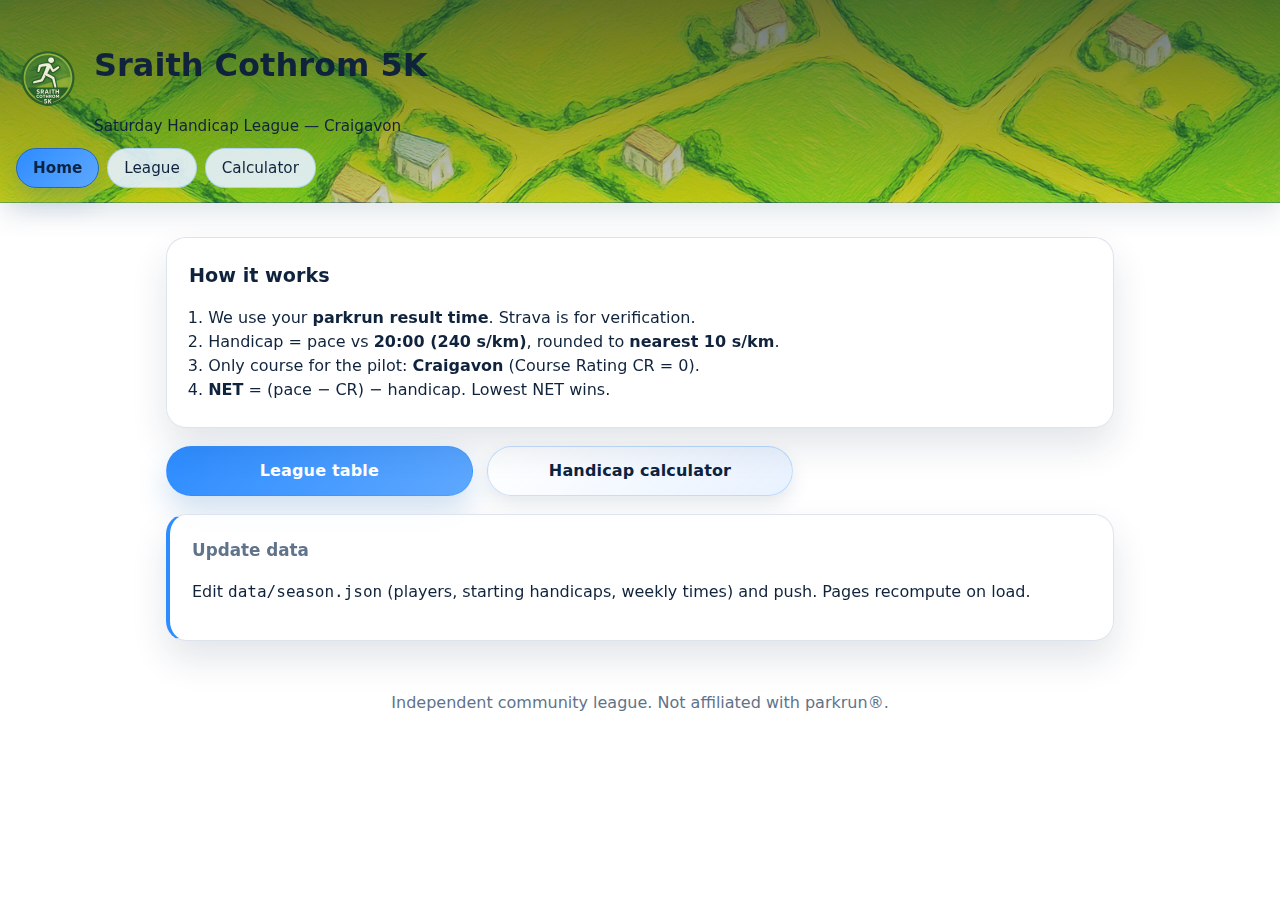
<file: index.html>
<!doctype html>
<!-- README: Edit /data/season.json and push. Deploy via GitHub Pages (Settings → Pages). -->
<html lang="en">
<head>
  <meta charset="utf-8" />
  <meta name="viewport" content="width=device-width, initial-scale=1" />
  <title>Sraith Cothrom 5K — Craigavon Pilot</title>
  <link rel="stylesheet" href="css/styles.css" />
</head>
<body>
  <header class="site-header">
    <div class="brand">
      <img src="photos/Logo.png" alt="Sraith Cothrom 5K" class="brand-logo" />
      <div class="brand-text">
        <h1 class="brand-title">Sraith Cothrom 5K</h1>
        <p class="tag">Saturday Handicap League — Craigavon</p>
      </div>
    </div>
    <nav class="top-nav">
      <a class="tab active" href="index.html" aria-current="page">Home</a>
      <a class="tab" href="league.html">League</a>
      <a class="tab" href="calculator.html">Calculator</a>
    </nav>
  </header>

  <main class="container">

    <section class="card">
      <h2>How it works</h2>
      <ol class="tight">
        <li>We use your <strong>parkrun result time</strong>. Strava is for verification.</li>
        <li>Handicap = pace vs <strong>20:00 (240 s/km)</strong>, rounded to <strong>nearest 10 s/km</strong>.</li>
        <li>Only course for the pilot: <strong>Craigavon</strong> (Course Rating CR = 0).</li>
        <li><strong>NET</strong> = (pace − CR) − handicap. Lowest NET wins.</li>
      </ol>
    </section>

    <nav class="grid-2">
      <a class="btn primary" href="league.html">League table</a>
      <a class="btn" href="calculator.html">Handicap calculator</a>
    </nav>

    <section class="card tone">
      <h3>Update data</h3>
      <p>Edit <code>data/season.json</code> (players, starting handicaps, weekly times) and push. Pages recompute on load.</p>
    </section>
  </main>

  <footer class="site-footer">Independent community league. Not affiliated with parkrun®.</footer>
</body>
</html>
</file>
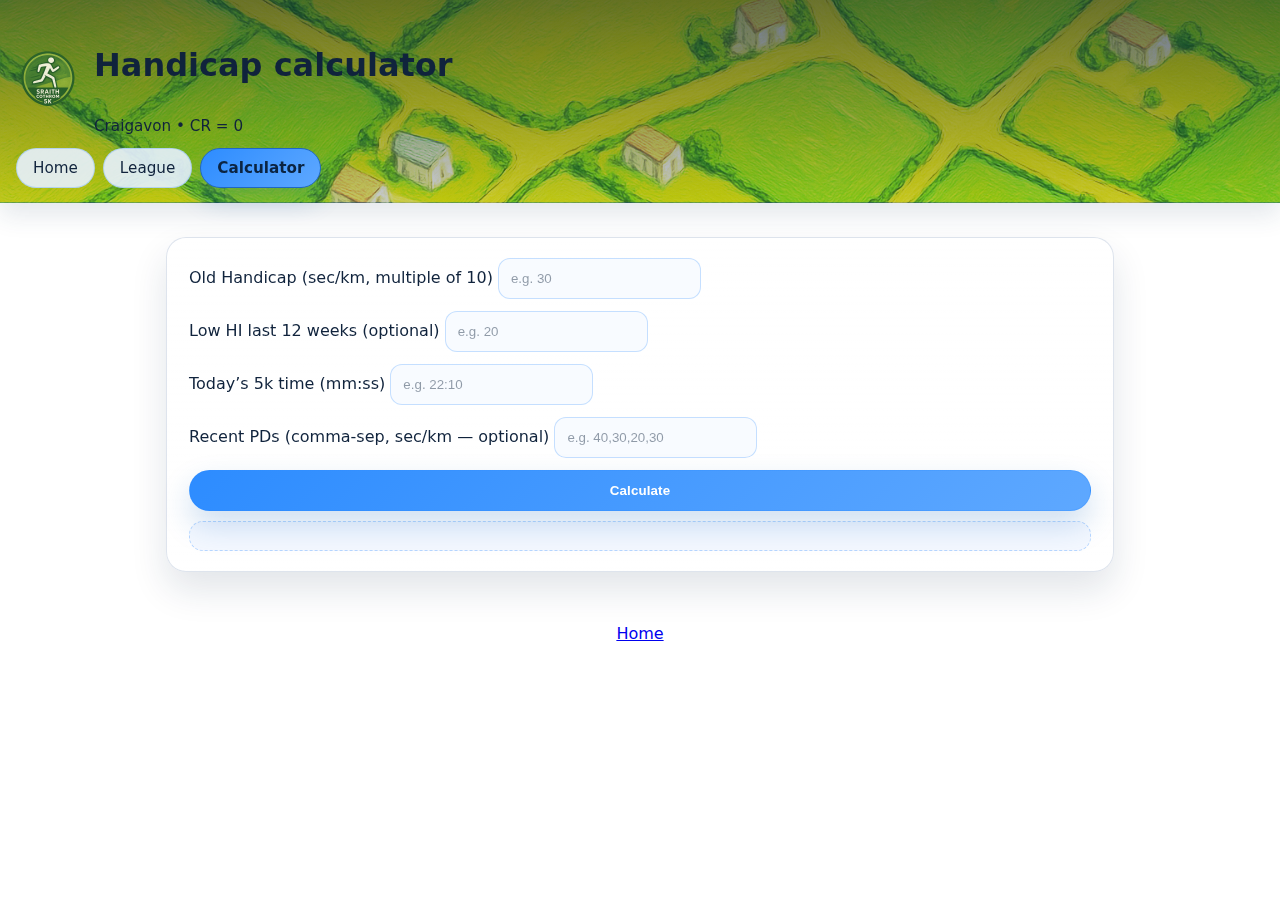
<file: calculator.html>
<!doctype html>
<html lang="en">
<head>
  <meta charset="utf-8" />
  <meta name="viewport" content="width=device-width, initial-scale=1" />
  <title>Handicap Calculator — Sraith Cothrom 5K</title>
  <link rel="stylesheet" href="css/styles.css" />
</head>
<body>
  <header class="site-header">
    <div class="brand">
      <img src="photos/Logo.png" alt="Sraith Cothrom 5K" class="brand-logo" />
      <div class="brand-text">
        <h1 class="brand-title">Handicap calculator</h1>
        <p class="tag">Craigavon • CR = 0</p>
      </div>
    </div>
    <nav class="top-nav">
      <a class="tab" href="index.html">Home</a>
      <a class="tab" href="league.html">League</a>
      <a class="tab active" href="calculator.html" aria-current="page">Calculator</a>
    </nav>
  </header>

  <main class="container">

    <section class="card">
      <form id="calcForm" class="form-grid">
        <label>Old Handicap (sec/km, multiple of 10)
          <input type="number" id="oldHi" inputmode="numeric" required placeholder="e.g. 30" />
        </label>
        <label>Low HI last 12 weeks (optional)
          <input type="number" id="lowHi" inputmode="numeric" placeholder="e.g. 20" />
        </label>
        <label>Today’s 5k time (mm:ss)
          <input type="text" id="today" required placeholder="e.g. 22:10" />
        </label>
        <label>Recent PDs (comma-sep, sec/km — optional)
          <input type="text" id="pds" placeholder="e.g. 40,30,20,30" />
        </label>
        <button class="btn primary" type="submit">Calculate</button>
      </form>
      <div id="calcOut" class="calc-out" aria-live="polite"></div>
    </section>
  </main>

  <footer class="site-footer"><a href="index.html">Home</a></footer>
  <script type="module" src="js/calculator.js"></script>
</body>
</html>
</file>
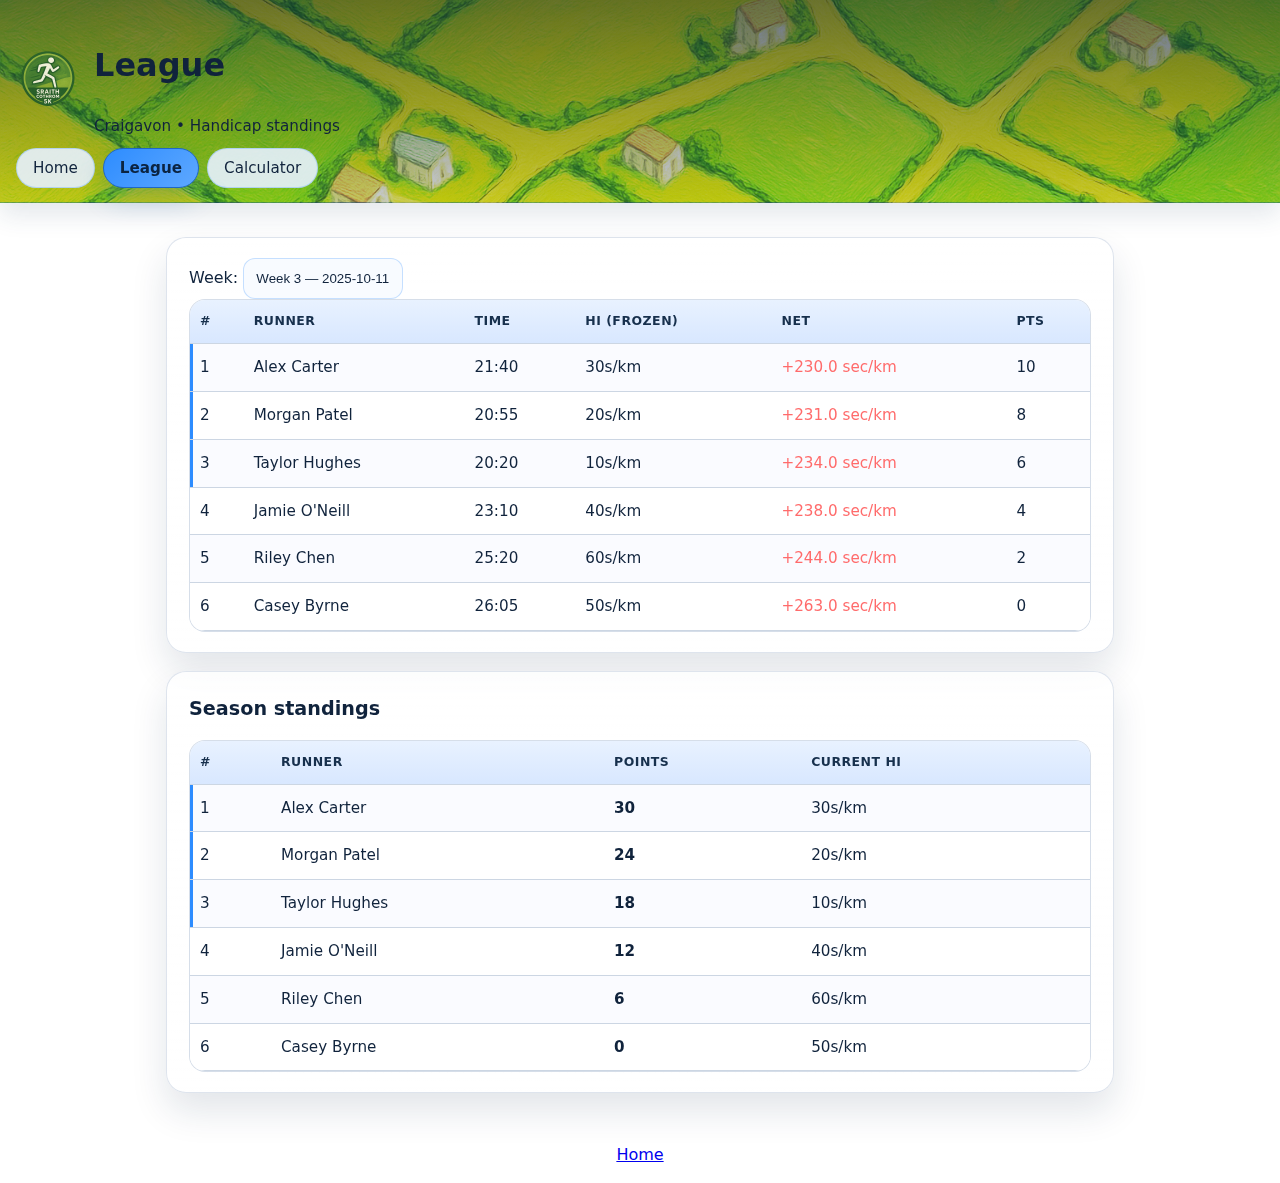
<file: league.html>
<!doctype html>
<html lang="en">
<head>
  <meta charset="utf-8" />
  <meta name="viewport" content="width=device-width, initial-scale=1" />
  <title>League — Sraith Cothrom 5K</title>
  <link rel="stylesheet" href="css/styles.css" />
</head>
<body>
  <header class="site-header">
    <div class="brand">
      <img src="photos/Logo.png" alt="Sraith Cothrom 5K" class="brand-logo" />
      <div class="brand-text">
        <h1 class="brand-title">League</h1>
        <p class="tag">Craigavon • Handicap standings</p>
      </div>
    </div>
    <nav class="top-nav">
      <a class="tab" href="index.html">Home</a>
      <a class="tab active" href="league.html" aria-current="page">League</a>
      <a class="tab" href="calculator.html">Calculator</a>
    </nav>
  </header>

  <main class="container">

    <section class="card">
      <div class="controls">
        <label>Week:
          <select id="weekSelect" aria-label="Select week"></select>
        </label>
      </div>
      <div id="dataError" class="card" style="display:none; border-left:4px solid var(--bad)"></div>
      <div id="weekLeaderboard" class="table-wrap" aria-live="polite"></div>
    </section>

    <section class="card">
      <h2>Season standings</h2>
      <div id="seasonTable" class="table-wrap"></div>
    </section>
  </main>

  <footer class="site-footer"><a href="index.html">Home</a></footer>
  <script type="module" src="js/league.js"></script>
</body>
</html>
</file>
<file: css/styles.css>
:root{
  --bg:#ffffff;
  --bg2:#f3f6fb;
  --heroA:rgba(255,255,255,.85);
  --heroB:rgba(240,244,250,.9);
  --card:#ffffff;
  --ink:#10233c;
  --muted:#5f738a;
  --accent:#2d8cff;
  --accent-2:#5ea8ff;
  --accent-dark:#1f67c6;
  --ring:#ccd6e3;
  --chip:#e7f1ff;
  --row-alt:#f6f9ff;
  --ok:#2cb67d; --bad:#ff6b6b; --warn:#ffb347;
  --mono: ui-monospace, SFMono-Regular, Menlo, Consolas, "Liberation Mono", monospace;
}
*{box-sizing:border-box}
html,body{height:100%}
body{
  margin:0;background:var(--bg);
  color:var(--ink);
  font:16px/1.5 system-ui, -apple-system, Segoe UI, Roboto, Arial, sans-serif;
}

.site-header{
  padding:20px 16px 14px;
  background:linear-gradient(135deg,var(--heroA) 0%, var(--heroB) 80%), url('../photos/banner.png');
  background-size:cover;
  background-position:center;
  background-repeat:no-repeat;
  background-blend-mode:overlay;
  border-bottom:1px solid rgba(45,140,255,.25);
  position:sticky;
  top:0;
  z-index:1000;
  box-shadow:0 12px 24px rgba(31,62,97,.12);
  isolation:isolate;
}
.site-header::after{
  content:"";
  position:absolute;
  inset:0;
  background:linear-gradient(180deg,rgba(12,28,49,.6),rgba(12,28,49,.2));
  z-index:-1;
}
.site-header .tag{margin:0;color:var(--ink);font-size:.95rem}
.brand{
  display:flex;
  align-items:center;
  gap:14px;
}
.brand-logo{
  width:64px;
  height:auto;
}
.brand-text{display:flex;flex-direction:column;gap:4px}
.brand-subtitle{color:var(--ink);font-size:1.05rem;font-weight:600;letter-spacing:.01em}
.top-nav{
  margin-top:10px; display:flex; gap:8px; flex-wrap:wrap;
}
.tab{
  display:inline-flex; align-items:center; gap:6px;
  padding:8px 16px; border-radius:999px;
  background:rgba(231,241,255,.9); color:var(--ink); text-decoration:none;
  border:1px solid rgba(45,140,255,.25); font-size:.95rem; transition:border-color .2s, box-shadow .2s, transform .2s, background .2s;
}
.tab:hover{border-color:var(--accent); box-shadow:0 8px 20px rgba(45,140,255,.2); transform:translateY(-2px);}
.tab.active{
  background:linear-gradient(135deg,var(--accent) 0%, var(--accent-2) 100%);
  color:#0b2442; border-color:var(--accent-dark); font-weight:700;
  box-shadow:0 12px 24px rgba(31,98,173,.25);
}
.tab:active{transform:translateY(0);box-shadow:0 6px 14px rgba(31,62,97,.18);}

.container{max-width:980px;margin:0 auto;padding:16px}
.card{
  background:linear-gradient(180deg, rgba(255,255,255,.75), rgba(255,255,255,.92));
  border:1px solid rgba(204,214,227,.65); border-radius:20px; padding:20px 22px; margin:18px 0;
  box-shadow:0 18px 36px rgba(15,43,71,.12);
  backdrop-filter:blur(8px);
}
.map-card{
  position:relative;
  overflow:hidden;
}
.map-card .map-visual{
  position:relative;
  border-radius:14px;
  border:1px solid rgba(45,140,255,.25);
  min-height:220px;
  margin-bottom:12px;
  background:
    linear-gradient(135deg,rgba(228,241,255,.82),rgba(214,232,255,.95))
    /* optional overlay */,
    url('../photos/course-overlay.png');
  background-size:cover;
  background-position:center;
  background-blend-mode:overlay;
  box-shadow:inset 0 0 0 1px rgba(45,140,255,.15);
}
.map-card .map-visual::after{
  content:"";
  position:absolute;
  inset:0;
  background:radial-gradient(circle at 30% 20%, rgba(45,140,255,.25), transparent 55%),
             radial-gradient(circle at 70% 80%, rgba(44,182,125,.2), transparent 60%);
  pointer-events:none;
}
.map-card .map-visual span{
  position:absolute;
  inset:12px;
  border-radius:12px;
  border:1px dashed rgba(45,140,255,.35);
  color:var(--muted);
  display:flex;
  align-items:center;
  justify-content:center;
  font-size:.9rem;
  letter-spacing:.03em;
  text-transform:uppercase;
  backdrop-filter:blur(4px);
}
.card h2{margin:.2rem 0 1rem;font-size:1.2rem;color:var(--ink)}
.card h3{margin:.2rem 0 .8rem;font-size:1.05rem;color:var(--muted)}

.tight{margin:.3rem 0;padding-left:1.2rem}
.grid-2{display:grid;grid-template-columns:1fr 1fr;gap:14px}

.btn{
  display:inline-flex;
  align-items:center;
  justify-content:center;
  gap:10px;
  padding:12px 20px;
  border-radius:999px;
  border:1px solid rgba(45,140,255,.25);
  color:#0b2442;
  text-decoration:none;
  background:
    linear-gradient(135deg,rgba(255,255,255,.85),rgba(231,241,255,.95));
  box-shadow:0 8px 18px rgba(31,62,97,.12);
  font-weight:600;
  letter-spacing:.01em;
  transition:transform .2s, box-shadow .2s;
}
.btn.primary{
  background:linear-gradient(135deg,var(--accent) 0%, var(--accent-2) 100%);
  color:#ffffff;
  box-shadow:0 14px 30px rgba(33,108,189,.22);
}
.btn:hover{transform:translateY(-2px);box-shadow:0 16px 32px rgba(31,62,97,.18);}
.btn:active{transform:translateY(1px);box-shadow:0 6px 14px rgba(31,62,97,.2);}

.table-wrap{overflow:auto;border:1px solid rgba(204,214,227,.8);border-radius:16px;background:#ffffff;backdrop-filter:blur(0)}
table{width:100%;border-collapse:separate;border-spacing:0;font-size:.95rem}
th,td{padding:12px 10px;border-bottom:1px solid var(--ring);text-align:left}
th{
  position:sticky;top:0;background:linear-gradient(180deg,rgba(231,241,255,.95), rgba(214,230,255,.95));
  text-transform:uppercase; letter-spacing:.04em; font-size:.78rem; color:#17304d;
}
tbody tr:nth-child(odd){background:rgba(246,249,255,.6)}
tbody tr:nth-child(even){background:#ffffff}
tbody tr:nth-child(-n+3){box-shadow:inset 3px 0 0 var(--accent)}
tbody tr:hover{background:rgba(45,140,255,.15)}
td .pill{
  display:inline-flex;
  align-items:center;
  gap:6px;
  padding:4px 12px;
  border-radius:999px;
  background:linear-gradient(135deg,rgba(231,241,255,.9),rgba(214,230,255,.95));
  border:1px solid rgba(45,140,255,.35);
  font-size:.82rem;
  color:#0e2a48;
  box-shadow:0 6px 14px rgba(31,62,97,.12);
}

.good{color:var(--ok)} .bad{color:var(--bad)} .warn{color:var(--warn)}

.cell-net-positive{color:var(--bad);font-weight:600;}
.cell-net-zero{color:var(--ok);font-weight:600;}
.cell-net-negative{color:var(--ok);font-weight:600;}

.points-strong{font-weight:700;color:#10233c;}

.small{font-size:.9rem;color:var(--muted)}
.controls{display:flex;gap:12px;align-items:center;flex-wrap:wrap}
select{
  width:auto; appearance:none; padding:10px 34px 10px 16px;
  border-radius:999px;border:1px solid rgba(45,140,255,.25);background:rgba(231,241,255,.9);color:var(--ink);
  background-image:linear-gradient(45deg,transparent 50%, var(--accent) 50%),
                    linear-gradient(135deg, var(--accent) 50%, transparent 50%);
  background-position: right 10px top 16px, right 4px top 16px;
  background-size:6px 6px, 6px 6px; background-repeat:no-repeat;
}

.form-grid{display:grid;grid-template-columns:1fr;gap:12px}
input,select{
  padding:12px 12px;border-radius:12px;border:1px solid rgba(45,140,255,.25);background:#f8fbff;color:var(--ink);
  transition:border-color .2s, box-shadow .2s;
}
input::placeholder,select::placeholder{color:rgba(16,35,60,.45)}
input:focus,select:focus,button:focus{
  outline:none;
  border-color:var(--accent);
  box-shadow:0 0 0 3px rgba(45,140,255,.25);
}
.calc-out{margin-top:10px;padding:14px;border-radius:14px;background:#f4f8ff;border:1px dashed rgba(45,140,255,.3)}
.tone{border-left:4px solid var(--accent)}

.banner{
  margin:16px 0;
  border-radius:18px;
  overflow:hidden;
  box-shadow:0 12px 26px rgba(31,62,97,.12);
  border:1px solid rgba(204,214,227,.7);
}
.banner img{width:100%;display:block;height:auto}

.site-footer{padding:16px;color:var(--muted);text-align:center}

@media(min-width:860px){
  .site-header h1{font-size:2rem}
  .grid-2{grid-template-columns:repeat(3,1fr)}
}

@media(max-width:640px){
  td[data-column="hi"], th[data-column="hi"]{display:none}
}
</file>
